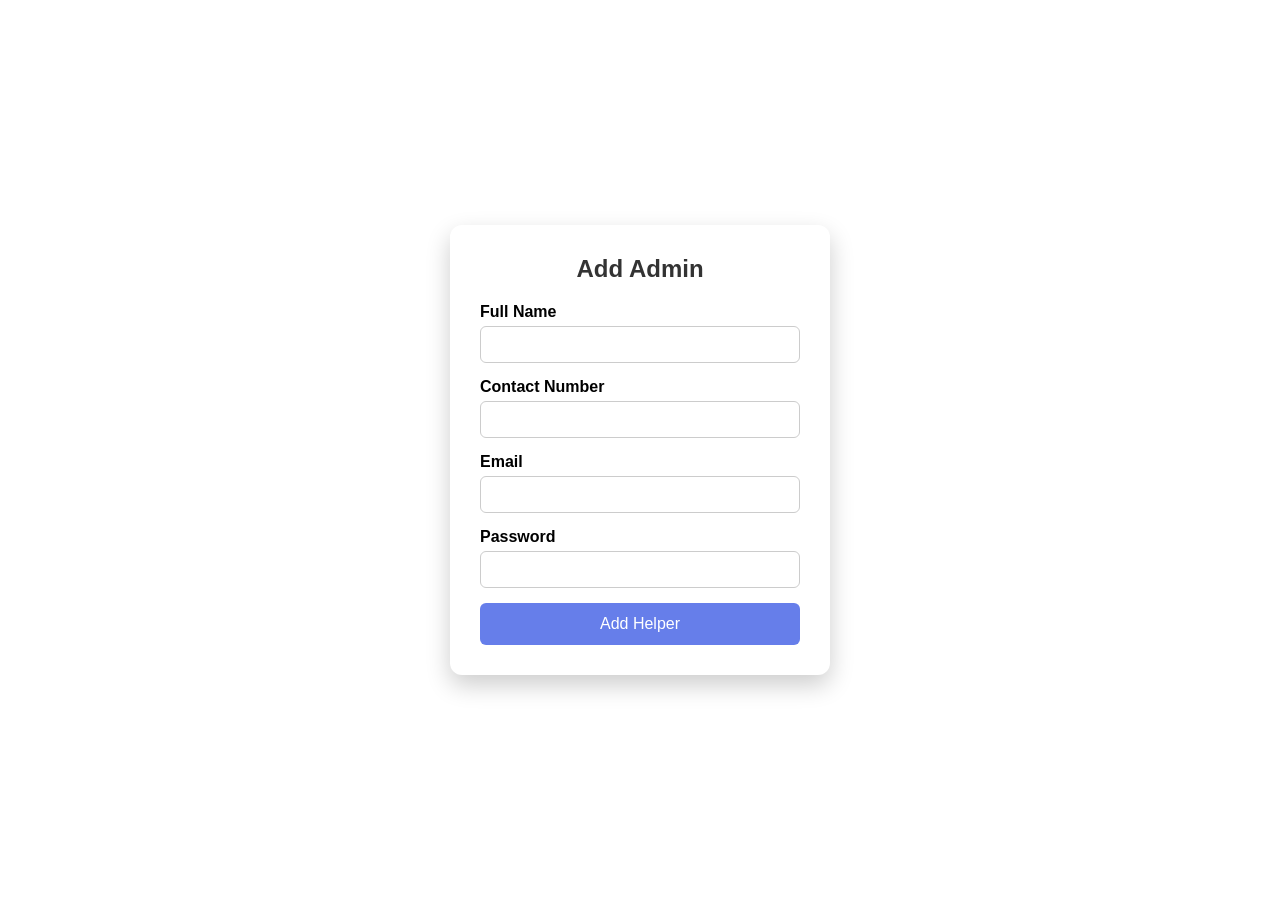
<file: frontend/admin/addadmin.html>
<!DOCTYPE html>
<html lang="en">
<head>
<meta charset="UTF-8">
<meta name="viewport" content="width=device-width, initial-scale=1.0">
<title>Add Admin</title>

<style>
* {
    margin: 0;
    padding: 0;
    box-sizing: border-box;
    font-family: 'Segoe UI', sans-serif;
}

body {
    height: 100vh;
    background: linear-gradient(135deg, #667eea, #764ba2);
    display: flex;
    justify-content: center;
    align-items: center;
    background-image: url('https://imgs.search.brave.com/1wT_P6sA9pmHQu9RBOD2nPjdYcSY1BeQTnW21DSBiMw/rs:fit:860:0:0:0/g:ce/aHR0cHM6Ly9tZWRp/YS5nZXR0eWltYWdl/cy5jb20vaWQvMjAx/Nzg3MTQ1Ni92ZWN0/b3IvYWJzdHJhY3Qt/b3ZlcmxhcC1kYXJr/LWJsdWUtYmFja2dy/b3VuZC13aXRoLWJs/YW5rLXNwYWNlLWRl/c2lnbi5qcGc_cz02/MTJ4NjEyJnc9MCZr/PTIwJmM9SjRPQ2NE/bnBHOGVoTmtQRG5U/NG5jQ3hJeHNBbUlm/NGtiZnhmWXpNNDJL/OD0');
    background-size: 100% 100%;
}

.container {
    background: #fff;
    padding: 30px;
    width: 380px;
    border-radius: 12px;
    box-shadow: 0 10px 25px rgba(0,0,0,0.2);
}

h2 {
    text-align: center;
    margin-bottom: 20px;
    color: #333;
}

.form-group {
    margin-bottom: 15px;
}

.form-group label {
    display: block;
    margin-bottom: 5px;
    font-weight: 600;
}

.form-group input {
    width: 100%;
    padding: 10px;
    border-radius: 6px;
    border: 1px solid #ccc;
    outline: none;
    transition: 0.3s;
}

.form-group input:focus {
    border-color: #667eea;
}

.error {
    color: red;
    font-size: 12px;
    margin-top: 3px;
}

.success-border {
    border-color: green !important;
}

.error-border {
    border-color: red !important;
}

button {
    width: 100%;
    padding: 12px;
    border: none;
    background: #667eea;
    color: white;
    font-size: 16px;
    border-radius: 6px;
    cursor: pointer;
    transition: 0.3s;
}

button:hover {
    background: #5a67d8;
}
</style>
</head>

<body>

<div class="container">
    <h2>Add Admin</h2>

    <!-- Backend Ready Form -->
    <form id="helperForm" action="/CAMPUS-PROBLEM-REPORTER/backend/add_admin.php" method="POST">

        <div class="form-group">
            <label>Full Name</label>
            <input type="text" name="full_name" id="fullName">
            <div class="error" id="fullNameError"></div>
        </div>

        <div class="form-group">
            <label>Contact Number</label>
            <input type="text" name="contact" id="contact">
            <div class="error" id="contactError"></div>
        </div>

        <div class="form-group">
            <label>Email</label>
            <input type="email" name="email" id="email">
            <div class="error" id="emailError"></div>
        </div>

        <div class="form-group">
            <label>Password</label>
            <input type="text" name="password" id="password">
            <div class="error" id="empIdError"></div>
        </div>

        <button type="submit">Add Helper</button>
    </form>
</div>

<script>
const form = document.getElementById("helperForm");

const fullName = document.getElementById("fullName");
const contact = document.getElementById("contact");
const email = document.getElementById("email");
const empId = document.getElementById("empId");

// Validation function
function setValidation(input, condition, errorId, message) {
    const error = document.getElementById(errorId);

    if (!condition) {
        error.textContent = message;
        input.classList.add("error-border");
        input.classList.remove("success-border");
        return false;
    } else {
        error.textContent = "";
        input.classList.remove("error-border");
        input.classList.add("success-border");
        return true;
    }
}

// Real-time validation
fullName.addEventListener("input", () => {
    setValidation(fullName, fullName.value.trim() !== "", "fullNameError", "Full name is required");
});

contact.addEventListener("input", () => {
    setValidation(contact, /^[0-9]{10}$/.test(contact.value), "contactError", "Enter valid 10-digit number");
});

email.addEventListener("input", () => {
    setValidation(email, /^\S+@\S+\.\S+$/.test(email.value), "emailError", "Invalid email");
});

empId.addEventListener("input", () => {
    setValidation(empId, empId.value.trim() !== "", "empIdError", "Employee ID required");
});

// On submit
form.addEventListener("submit", function(e) {
    const valid =
        setValidation(fullName, fullName.value.trim() !== "", "fullNameError", "Full name is required") &&
        setValidation(contact, /^[0-9]{10}$/.test(contact.value), "contactError", "Enter valid 10-digit number") &&
        setValidation(email, /^\S+@\S+\.\S+$/.test(email.value), "emailError", "Invalid email") &&
        setValidation(empId, empId.value.trim() !== "", "empIdError", "Employee ID required");

    if (!valid) {
        e.preventDefault();
    }
});
</script>

</body>
</html>
</file>
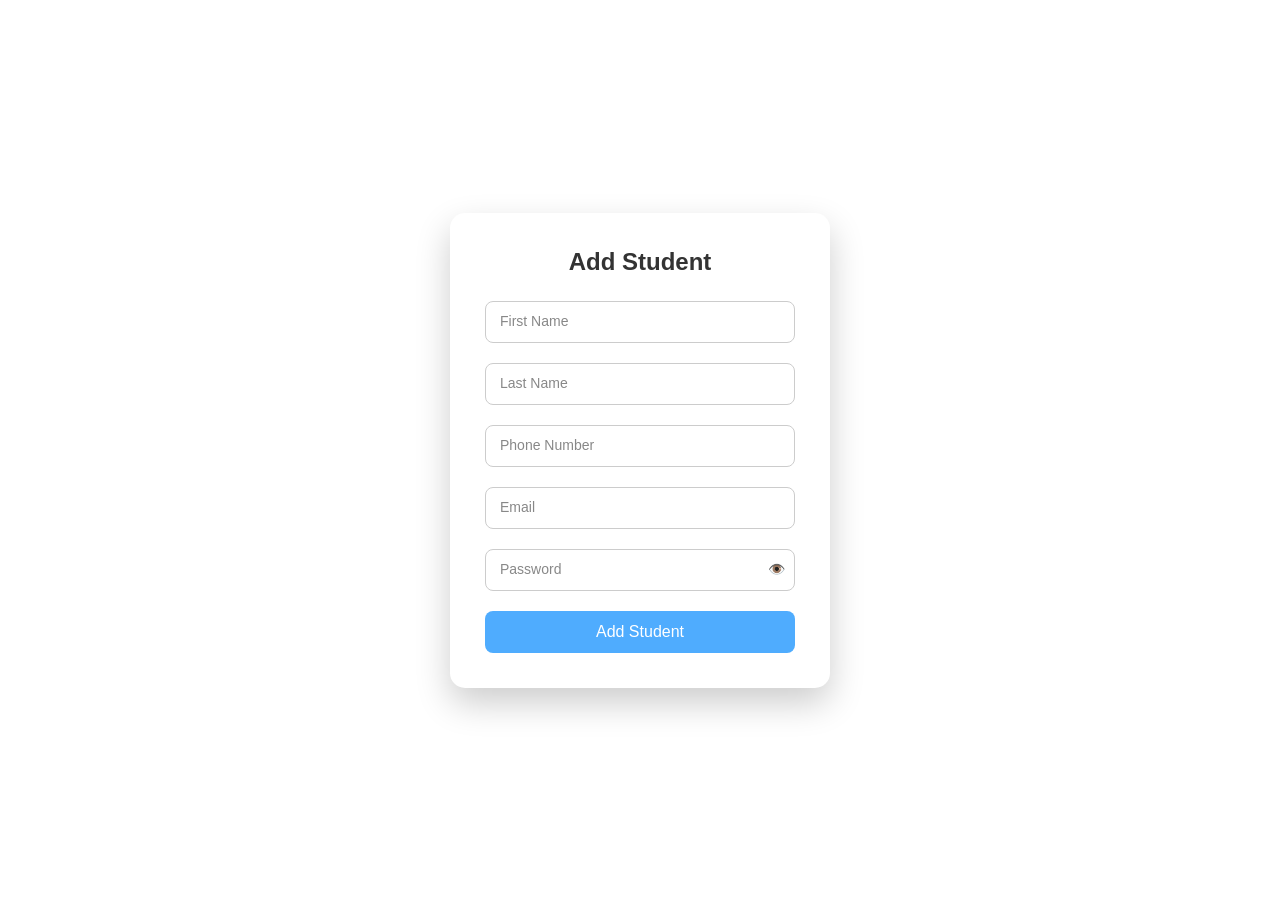
<file: frontend/admin/addstudent.html>
<!DOCTYPE html>
<html lang="en">
<head>
<meta charset="UTF-8">
<meta name="viewport" content="width=device-width, initial-scale=1.0">
<title>Add Student</title>

<style>
* {
    margin: 0;
    padding: 0;
    box-sizing: border-box;
    font-family: 'Segoe UI', sans-serif;
}

body {
    height: 100vh;
    background: linear-gradient(135deg, #4facfe, #00f2fe);
    display: flex;
    justify-content: center;
    align-items: center;
    background-image: url('https://imgs.search.brave.com/1wT_P6sA9pmHQu9RBOD2nPjdYcSY1BeQTnW21DSBiMw/rs:fit:860:0:0:0/g:ce/aHR0cHM6Ly9tZWRp/YS5nZXR0eWltYWdl/cy5jb20vaWQvMjAx/Nzg3MTQ1Ni92ZWN0/b3IvYWJzdHJhY3Qt/b3ZlcmxhcC1kYXJr/LWJsdWUtYmFja2dy/b3VuZC13aXRoLWJs/YW5rLXNwYWNlLWRl/c2lnbi5qcGc_cz02/MTJ4NjEyJnc9MCZr/PTIwJmM9SjRPQ2NE/bnBHOGVoTmtQRG5U/NG5jQ3hJeHNBbUlm/NGtiZnhmWXpNNDJL/OD0');
    background-size: 100% 100%;
}

.container {
    background: #fff;
    padding: 35px;
    width: 380px;
    border-radius: 15px;
    box-shadow: 0 15px 35px rgba(0,0,0,0.2);
    animation: fadeIn 0.6s ease;
}

@keyframes fadeIn {
    from {opacity:0; transform: translateY(20px);}
    to {opacity:1; transform: translateY(0);}
}

h2 {
    text-align: center;
    margin-bottom: 25px;
    color: #333;
}

.form-group {
    position: relative;
    margin-bottom: 20px;
}

.form-group input {
    width: 100%;
    padding: 12px 10px;
    border: 1px solid #ccc;
    border-radius: 8px;
    outline: none;
    font-size: 14px;
    transition: 0.3s;
}

.form-group label {
    position: absolute;
    top: 12px;
    left: 10px;
    color: #888;
    font-size: 14px;
    pointer-events: none;
    transition: 0.3s;
    background: #fff;
    padding: 0 5px;
}

.form-group input:focus,
.form-group input:not(:placeholder-shown) {
    border-color: #4facfe;
}

.form-group input:focus + label,
.form-group input:not(:placeholder-shown) + label {
    top: -8px;
    font-size: 12px;
    color: #4facfe;
}

.error {
    font-size: 12px;
    color: red;
    margin-top: 4px;
}

.success-border {
    border-color: green !important;
}

.error-border {
    border-color: red !important;
}

.password-toggle {
    position: absolute;
    right: 10px;
    top: 12px;
    cursor: pointer;
    font-size: 14px;
    color: #666;
}

button {
    width: 100%;
    padding: 12px;
    border: none;
    background: #4facfe;
    color: white;
    font-size: 16px;
    border-radius: 8px;
    cursor: pointer;
    transition: 0.3s;
}

button:hover {
    background: #00c6ff;
}

.success-message {
    text-align: center;
    color: green;
    margin-top: 10px;
    display: none;
}
</style>
</head>

<body>

<div class="container">
    <h2>Add Student</h2>

    <form id="form" action="/CAMPUS-PROBLEM-REPORTER/backend/add_student.php" method="POST">

        <div class="form-group">
            <input type="text" name="first_name" id="firstName" placeholder=" " required>
            <label>First Name</label>
            <div class="error" id="firstNameError"></div>
        </div>

        <div class="form-group">
            <input type="text" name="last_name" id="lastName" placeholder=" " required>
            <label>Last Name</label>
            <div class="error" id="lastNameError"></div>
        </div>

        <div class="form-group">
            <input type="text" name="phone" id="phone" placeholder=" " required>
            <label>Phone Number</label>
            <div class="error" id="phoneError"></div>
        </div>

        <div class="form-group">
            <input type="email" name="email" id="email" placeholder=" " required>
            <label>Email</label>
            <div class="error" id="emailError"></div>
        </div>

        <div class="form-group">
            <input type="password" name="password" id="password" placeholder=" " required>
            <label>Password</label>
            <span class="password-toggle" onclick="togglePassword()">👁️</span>
            <div class="error" id="passwordError"></div>
        </div>

        <button type="submit">Add Student</button>
        <div class="success-message" id="successMsg">Form looks good 👍</div>
    </form>
</div>

<script>
const form = document.getElementById("form");

const inputs = {
    firstName: document.getElementById("firstName"),
    lastName: document.getElementById("lastName"),
    phone: document.getElementById("phone"),
    email: document.getElementById("email"),
    password: document.getElementById("password")
};

function validateField(id, condition, message) {
    const input = inputs[id];
    const error = document.getElementById(id + "Error");

    if (!condition) {
        error.textContent = message;
        input.classList.add("error-border");
        input.classList.remove("success-border");
        return false;
    } else {
        error.textContent = "";
        input.classList.remove("error-border");
        input.classList.add("success-border");
        return true;
    }
}

// Real-time validation
inputs.firstName.addEventListener("input", () =>
    validateField("firstName", inputs.firstName.value.trim() !== "", "Required")
);

inputs.lastName.addEventListener("input", () =>
    validateField("lastName", inputs.lastName.value.trim() !== "", "Required")
);

inputs.phone.addEventListener("input", () =>
    validateField("phone", /^[0-9]{10}$/.test(inputs.phone.value), "Enter 10-digit number")
);

inputs.email.addEventListener("input", () =>
    validateField("email", /^\S+@\S+\.\S+$/.test(inputs.email.value), "Invalid email")
);

inputs.password.addEventListener("input", () =>
    validateField("password", inputs.password.value.length >= 6, "Min 6 characters")
);

// Toggle password
function togglePassword() {
    const pass = inputs.password;
    pass.type = pass.type === "password" ? "text" : "password";
}

// Submit validation
form.addEventListener("submit", function(e) {
    const valid =
        validateField("firstName", inputs.firstName.value.trim() !== "", "Required") &&
        validateField("lastName", inputs.lastName.value.trim() !== "", "Required") &&
        validateField("phone", /^[0-9]{10}$/.test(inputs.phone.value), "Enter 10-digit number") &&
        validateField("email", /^\S+@\S+\.\S+$/.test(inputs.email.value), "Invalid email") &&
        validateField("password", inputs.password.value.length >= 6, "Min 6 characters");

    if (!valid) {
        e.preventDefault();
    } else {
        document.getElementById("successMsg").style.display = "block";
    }
});
</script>

</body>
</html>
</file>
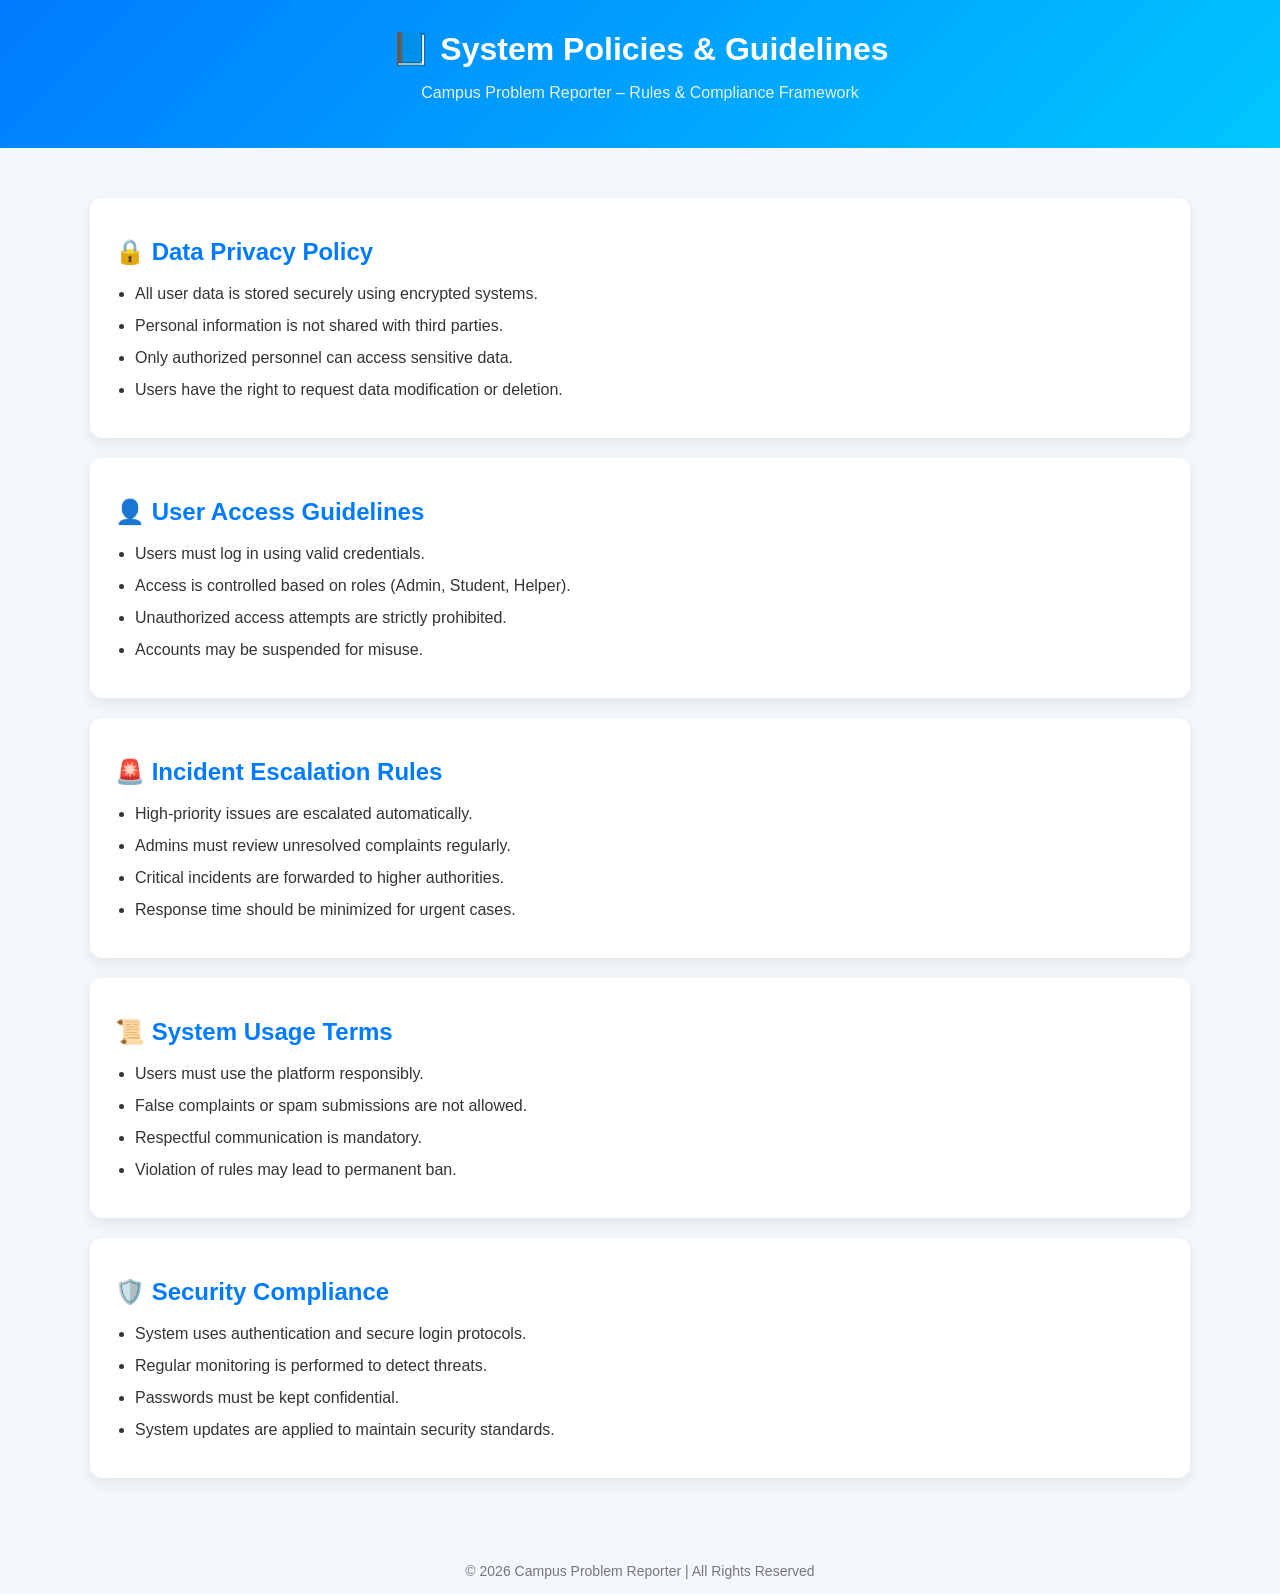
<file: frontend/admin/etc.html>
<!DOCTYPE html>
<html lang="en">
<head>
<meta charset="UTF-8">
<meta name="viewport" content="width=device-width, initial-scale=1.0">
<title>System Policies</title>

<style>
body {
    margin: 0;
    font-family: 'Segoe UI', sans-serif;
    background: #f4f7fb;
    color: #333;
}

/* Header */
.header {
    background: linear-gradient(135deg, #007bff, #00c6ff);
    color: white;
    padding: 30px;
    text-align: center;
}

.header h1 {
    margin: 0;
}

.header p {
    opacity: 0.9;
}

/* Container */
.container {
    max-width: 1100px;
    margin: 30px auto;
    padding: 20px;
}

/* Card */
.card {
    background: white;
    border-radius: 12px;
    padding: 20px 25px;
    margin-bottom: 20px;
    box-shadow: 0 5px 15px rgba(0,0,0,0.08);
    transition: 0.3s;
}

.card:hover {
    transform: translateY(-5px);
}

/* Title */
.card h2 {
    color: #007bff;
    margin-bottom: 10px;
}

/* List */
.card ul {
    padding-left: 20px;
}

.card ul li {
    margin-bottom: 8px;
    line-height: 1.5;
}

/* Footer */
.footer {
    text-align: center;
    padding: 15px;
    font-size: 14px;
    color: #777;
}
</style>
</head>

<body>

<div class="header">
    <h1>📘 System Policies & Guidelines</h1>
    <p>Campus Problem Reporter – Rules & Compliance Framework</p>
</div>

<div class="container">

    <!-- Data Privacy -->
    <div class="card">
        <h2>🔒 Data Privacy Policy</h2>
        <ul>
            <li>All user data is stored securely using encrypted systems.</li>
            <li>Personal information is not shared with third parties.</li>
            <li>Only authorized personnel can access sensitive data.</li>
            <li>Users have the right to request data modification or deletion.</li>
        </ul>
    </div>

    <!-- User Access -->
    <div class="card">
        <h2>👤 User Access Guidelines</h2>
        <ul>
            <li>Users must log in using valid credentials.</li>
            <li>Access is controlled based on roles (Admin, Student, Helper).</li>
            <li>Unauthorized access attempts are strictly prohibited.</li>
            <li>Accounts may be suspended for misuse.</li>
        </ul>
    </div>

    <!-- Escalation -->
    <div class="card">
        <h2>🚨 Incident Escalation Rules</h2>
        <ul>
            <li>High-priority issues are escalated automatically.</li>
            <li>Admins must review unresolved complaints regularly.</li>
            <li>Critical incidents are forwarded to higher authorities.</li>
            <li>Response time should be minimized for urgent cases.</li>
        </ul>
    </div>

    <!-- Usage Terms -->
    <div class="card">
        <h2>📜 System Usage Terms</h2>
        <ul>
            <li>Users must use the platform responsibly.</li>
            <li>False complaints or spam submissions are not allowed.</li>
            <li>Respectful communication is mandatory.</li>
            <li>Violation of rules may lead to permanent ban.</li>
        </ul>
    </div>

    <!-- Security -->
    <div class="card">
        <h2>🛡️ Security Compliance</h2>
        <ul>
            <li>System uses authentication and secure login protocols.</li>
            <li>Regular monitoring is performed to detect threats.</li>
            <li>Passwords must be kept confidential.</li>
            <li>System updates are applied to maintain security standards.</li>
        </ul>
    </div>

</div>

<div class="footer">
    © 2026 Campus Problem Reporter | All Rights Reserved
</div>

</body>
</html>
</file>
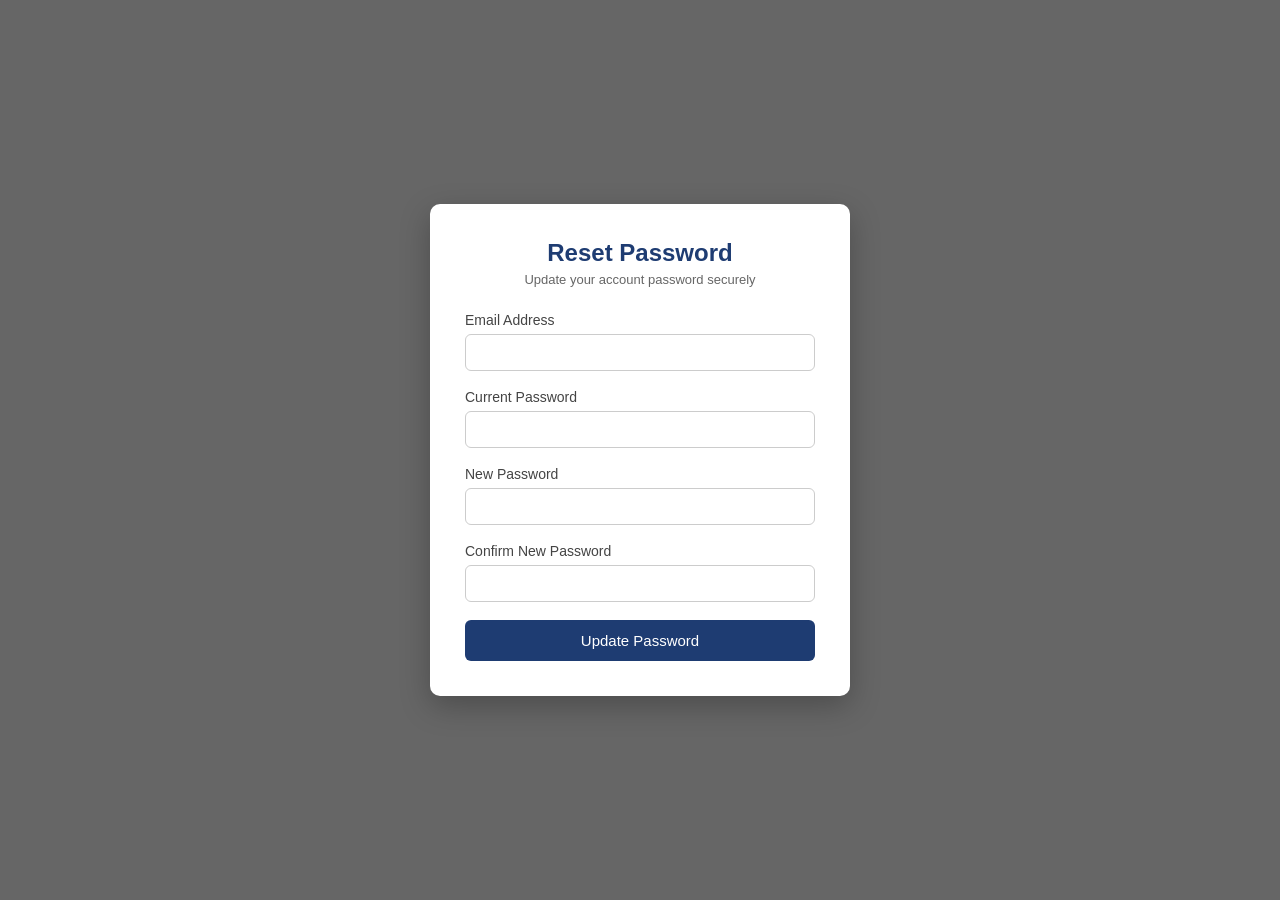
<file: frontend/loginpages/forgot-password.html>
<!DOCTYPE html>
<html>
<head>
    <title>Reset Password | Campus Incident System</title>
    <link rel="stylesheet" href="forgot-password.css">
</head>
<body>

<div class="main-container">

    <div class="reset-card">

        <h2>Reset Password</h2>
        <p class="subtitle">Update your account password securely</p>

    <form action="/CAMPUS-PROBLEM-REPORTER/backend/reset_password.php" method="POST">
        <div class="form-group">
            <label>Email Address</label>
            <input type="email" name="email" required>
        </div>

        <div class="form-group">
            <label>Current Password</label>
            <input type="password" name="current_password" required>
        </div>

        <div class="form-group">
            <label>New Password</label>
            <input type="password" name="new_password" required>
        </div>

        <div class="form-group">
            <label>Confirm New Password</label>
            <input type="password" name="confirm_password" required>
        </div>

        <button type="submit" class="reset-btn">Update Password</button>
    </form>

    </div>

</div>

<script src="forgot-password.js"></script>
</body>
</html>
</file>
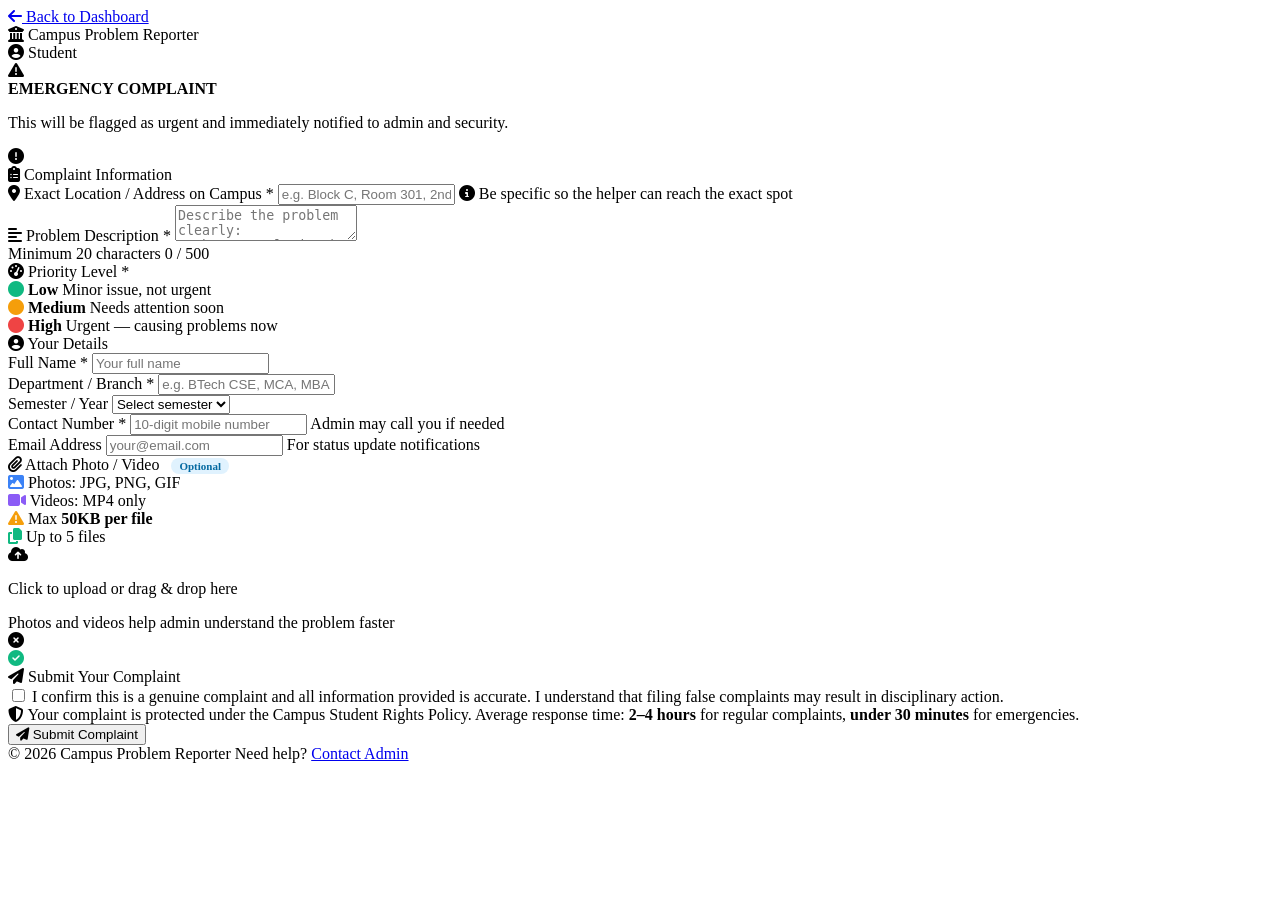
<file: frontend/student/complaint-from.html>
<!DOCTYPE html>
<html lang="en">
<head>
    <meta charset="UTF-8">
    <meta name="viewport" content="width=device-width, initial-scale=1.0">
    <title>Submit Complaint — Campus Problem Reporter</title>
    <link rel="stylesheet" href="https://cdnjs.cloudflare.com/ajax/libs/font-awesome/6.5.1/css/all.min.css">
    <link rel="stylesheet" href="http://localhost/CAMPUS-PROBLEM-REPORTER/frontend/student/complaint_form.css">
</head>
<body>

<form action="/campus-problem-reporter/backend/submit_complaint.php" 
      method="POST" 
      enctype="multipart/form-data">
<!-- TOP BAR -->
<div class="top-bar">
    <div class="top-bar-left">
        <a href="http://localhost/CAMPUS-PROBLEM-REPORTER/frontend/student/student-dashboard.html?#section-title" class="back-btn">
            <i class="fa fa-arrow-left"></i> Back to Dashboard
        </a>
        <div class="portal-name">
            <i class="fa fa-university"></i>
            Campus Problem Reporter
        </div>
    </div>
    <div class="top-bar-right">
        <span class="student-badge">
            <i class="fa fa-user-circle"></i>
            <span id="topStudentName">Student</span>
        </span>
        <span class="id-badge" id="topStudentId"></span>
    </div>
</div>

<!-- EMERGENCY BANNER -->
<div class="emergency-banner" id="emergencyBanner">
    <div class="emergency-banner-inner">
        <i class="fa fa-exclamation-triangle fa-pulse"></i>
        <div>
            <strong>EMERGENCY COMPLAINT</strong>
            <p>This will be flagged as urgent and immediately notified to admin and security.</p>
        </div>
    </div>
</div>

<!-- PAGE WRAPPER -->
<div class="page-wrapper">

    <!-- MAIN FORM -->
    <div id="mainForm">

        <!-- ALERT BOX -->
        <div class="form-alert" id="formAlert">
            <i class="fa fa-exclamation-circle"></i>
            <span id="formAlertText"></span>
        </div>

        <!-- ===== SECTION 1: COMPLAINT INFO ===== -->
        <div class="section-card">
            <div class="section-title">
                <i class="fa fa-clipboard-list"></i>
                Complaint Information
            </div>

            <!-- Location -->
            <div class="form-group">
                <label>
                    <i class="fa fa-map-marker-alt"></i>
                    Exact Location / Address on Campus
                    <span class="req">*</span>
                </label>
                <input type="text" id="f_location" name="location"
                       placeholder="e.g. Block C, Room 301, 2nd Floor — Near staircase">
                <span class="hint">
                    <i class="fa fa-info-circle"></i>
                    Be specific so the helper can reach the exact spot
                </span>
            </div>

            <!-- Description -->
            <div class="form-group">
                <label>
                    <i class="fa fa-align-left"></i>
                    Problem Description <span class="req">*</span>
                </label>
                <textarea id="f_description" name="description"
                          placeholder="Describe the problem clearly:
- What exactly is the issue?
- When did it start?
- How many students / people are affected?
- Any safety risk involved?"></textarea>
                <div class="char-row">
                    <span class="hint">Minimum 20 characters</span>
                    <span class="char-count" id="charCount">0 / 500</span>
                </div>
            </div>

            <!-- Priority -->
            <div class="form-group">
                <label>
                    <i class="fa fa-tachometer-alt"></i>
                    Priority Level <span class="req">*</span>
                </label>
                <div class="priority-grid">
                    <div class="priority-card" data-val="low" onclick="setPriority('low')">
                        <i class="fa fa-circle" style="color:#10b981"></i>
                        <strong>Low</strong>
                        <span>Minor issue, not urgent</span>
                    </div>
                    <div class="priority-card selected" data-val="medium" onclick="setPriority('medium')">
                        <i class="fa fa-circle" style="color:#f59e0b"></i>
                        <strong>Medium</strong>
                        <span>Needs attention soon</span>
                    </div>
                    <div class="priority-card" data-val="high" onclick="setPriority('high')">
                        <i class="fa fa-circle" style="color:#ef4444"></i>
                        <strong>High</strong>
                        <span>Urgent — causing problems now</span>
                    </div>
                </div>
                <input type="hidden" id="f_priority" value="medium" name="priority">
            </div>


        <!-- ===== SECTION 2: STUDENT DETAILS ===== -->
        <div class="section-card">
            <div class="section-title">
                <i class="fa fa-user-circle"></i>
                Your Details
            </div>

            <div class="form-row">
                <div class="form-group">
                    <label>Full Name <span class="req">*</span></label>
                    <input type="text" id="f_name" placeholder="Your full name" name="name">
                </div>
            </div>

            <div class="form-row">
                <div class="form-group">
                    <label>Department / Branch <span class="req">*</span></label>
                    <input type="text" id="f_studentDept" placeholder="e.g. BTech CSE, MCA, MBA" name="department">
                    <input type="hidden" id="f_category" value="General">
                </div>
                <div class="form-group">
                    <label>Semester / Year</label>
                    <select id="f_semester" name="semester">
                        <option value="">Select semester</option>
                        <option>1st Semester</option>
                        <option>2nd Semester</option>
                        <option>3rd Semester</option>
                        <option>4th Semester</option>
                        <option>5th Semester</option>
                        <option>6th Semester</option>
                        <option>7th Semester</option>
                        <option>8th Semester</option>
                    </select>
                </div>
            </div>

            <div class="form-row">
                <div class="form-group">
                    <label>Contact Number <span class="req">*</span></label>
                    <input type="tel" id="f_contact" name="contact"
                           placeholder="10-digit mobile number" maxlength="10">
                    <span class="hint">Admin may call you if needed</span>
                </div>
                <div class="form-group">
                    <label>Email Address</label>
                    <input type="email" id="f_email" placeholder="your@email.com" name="email">
                    <span class="hint">For status update notifications</span>
                </div>
            </div>

        <!-- ===== SECTION 3: MEDIA UPLOAD ===== -->
        <div class="section-card">
            <div class="section-title">
                <i class="fa fa-paperclip"></i>
                Attach Photo / Video
                <span style="font-size:11px;background:#e0f2fe;color:#0369a1;padding:2px 8px;border-radius:8px;font-weight:600;margin-left:8px;">Optional</span>
            </div>

            <div class="upload-info-bar">
                <div class="info-chip">
                    <i class="fa fa-image" style="color:#3b82f6"></i> Photos: JPG, PNG, GIF
                </div>
                <div class="info-chip">
                    <i class="fa fa-video" style="color:#8b5cf6"></i> Videos: MP4 only
                </div>
                <div class="info-chip warn-chip">
                    <i class="fa fa-exclamation-triangle" style="color:#f59e0b"></i>
                    Max <strong>50KB per file</strong>
                </div>
                <div class="info-chip">
                    <i class="fa fa-copy" style="color:#10b981"></i> Up to 5 files
                </div>
            </div>

            <div class="drop-zone" id="dropZone"
                 onclick="document.getElementById('f_media').click()"
                 ondragover="onDragOver(event)"
                 ondragleave="onDragLeave(event)"
                 ondrop="onDrop(event)">
                <div class="drop-inner">
                    <i class="fa fa-cloud-upload-alt"></i>
                    <p>Click to upload or drag &amp; drop here</p>
                    <span>Photos and videos help admin understand the problem faster</span>
                </div>
            </div>

            <input type="file" id="f_media" name="media[]" 
                   accept="image/jpeg,image/png,image/gif,video/mp4"
                   multiple style="display:none"
                   onchange="onFileSelect(this)">

            <div class="size-error" id="sizeError">
                <i class="fa fa-times-circle"></i>
                <span id="sizeErrorText"></span>
            </div>

            <div class="preview-grid" id="previewGrid"></div>

            <div class="file-summary" id="fileSummary">
                <i class="fa fa-check-circle" style="color:#10b981"></i>
                <span id="fileSummaryText"></span>
            </div>
        </div>

        <!-- ===== SECTION 4: DECLARATION & SUBMIT ===== -->
        <div class="section-card">
            <div class="section-title">
                <i class="fa fa-paper-plane"></i>
                Submit Your Complaint
            </div>

            <div class="declaration-box">
                <label class="declaration-label">
                    <input type="checkbox" id="f_declaration">
                    <span>
                        I confirm this is a genuine complaint and all information
                        provided is accurate. I understand that filing false complaints
                        may result in disciplinary action.
                    </span>
                </label>
            </div>

            <div class="terms-note">
                <i class="fa fa-shield-alt"></i>
                Your complaint is protected under the Campus Student Rights Policy.
                Average response time: <strong>2–4 hours</strong> for regular complaints,
                <strong>under 30 minutes</strong> for emergencies.
            </div>

            <div class="submit-wrap">
                <button type="submit" class="btn-submit">
                    <i class="fa fa-paper-plane"></i> Submit Complaint
                </button>
            </div>
        </div>

    </div>

    
</div>

<div class="form-footer">
    <span>&copy; 2026 Campus Problem Reporter</span>
    <span>Need help? <a href="/frontend/student/student-dashboard.html">Contact Admin</a></span>
</div>

</div>
</div>
</form>
<script src="http://localhost/CAMPUS-PROBLEM-REPORTER/frontend/student/complaint_form.js"></script>

</body>
</html>
</file>
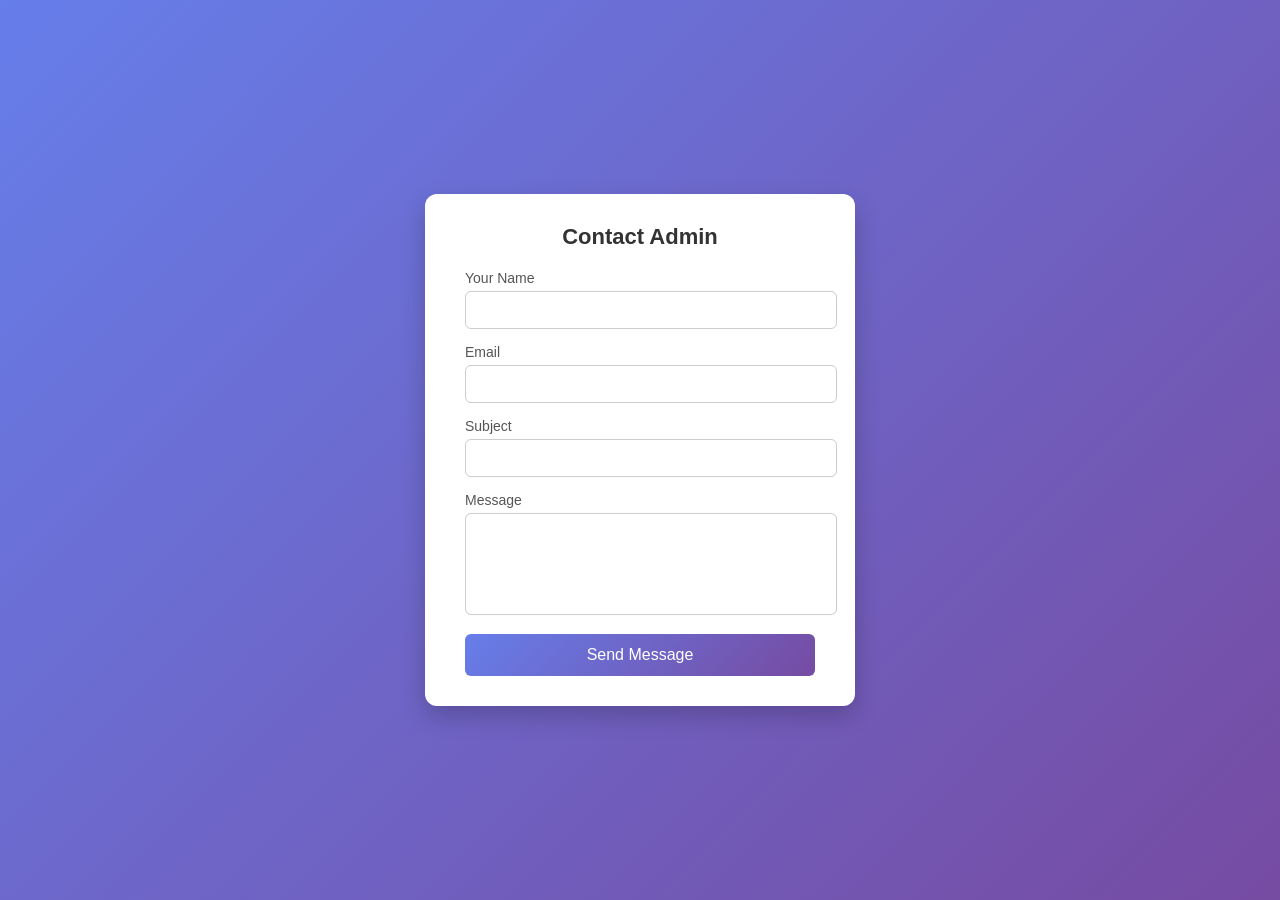
<file: frontend/student/contact.html>
<!DOCTYPE html>
<html lang="en">
<head>
    <meta charset="UTF-8">
    <meta name="viewport" content="width=device-width, initial-scale=1.0">
    <title>Contact Admin</title>
    <style>
        body {
    margin: 0;
    padding: 0;
    font-family: 'Segoe UI', sans-serif;
    background: linear-gradient(135deg, #667eea, #764ba2);
    height: 100vh;
    display: flex;
    justify-content: center;
    align-items: center;
}

/* Form Container */
form {
    background: #ffffff;
    padding: 30px 40px;
    border-radius: 12px;
    width: 350px;
    box-shadow: 0 10px 25px rgba(0,0,0,0.2);
    animation: fadeIn 0.6s ease-in-out;
}

/* Title */
form::before {
    content: "Contact Admin";
    display: block;
    font-size: 22px;
    font-weight: bold;
    margin-bottom: 20px;
    text-align: center;
    color: #333;
}

/* Form Groups */
.form-group {
    margin-bottom: 15px;
}

/* Labels */
label {
    display: block;
    margin-bottom: 5px;
    font-size: 14px;
    color: #555;
}

/* Inputs & Textarea */
input, textarea {
    width: 100%;
    padding: 10px;
    border-radius: 6px;
    border: 1px solid #ccc;
    font-size: 14px;
    transition: 0.3s;
}

input:focus, textarea:focus {
    border-color: #667eea;
    outline: none;
    box-shadow: 0 0 5px rgba(102,126,234,0.5);
}

/* Textarea height */
textarea {
    resize: none;
    height: 80px;
}

/* Button */
button {
    width: 100%;
    padding: 12px;
    background: linear-gradient(135deg, #667eea, #764ba2);
    border: none;
    color: white;
    font-size: 16px;
    border-radius: 6px;
    cursor: pointer;
    transition: 0.3s;
}

button:hover {
    background: linear-gradient(135deg, #5a6fd1, #6a3fa0);
    transform: scale(1.03);
}

/* Animation */
@keyframes fadeIn {
    from {
        opacity: 0;
        transform: translateY(20px);
    }
    to {
        opacity: 1;
        transform: translateY(0);
    }
}
    </style>
</head>
<body>
    <form action="../../backend/submit_contact.php" method="POST">

    <div class="form-group">
        <label>Your Name</label>
        <input type="text" name="name" required>
    </div>

    <div class="form-group">
        <label>Email</label>
        <input type="email" name="email" required>
    </div>

    <div class="form-group">
        <label>Subject</label>
        <input type="text" name="subject" required>
    </div>

    <div class="form-group">
        <label>Message</label>
        <textarea name="message" required></textarea>
    </div>

    <button type="submit">Send Message</button>

</form>
</body>
</html>
</file>
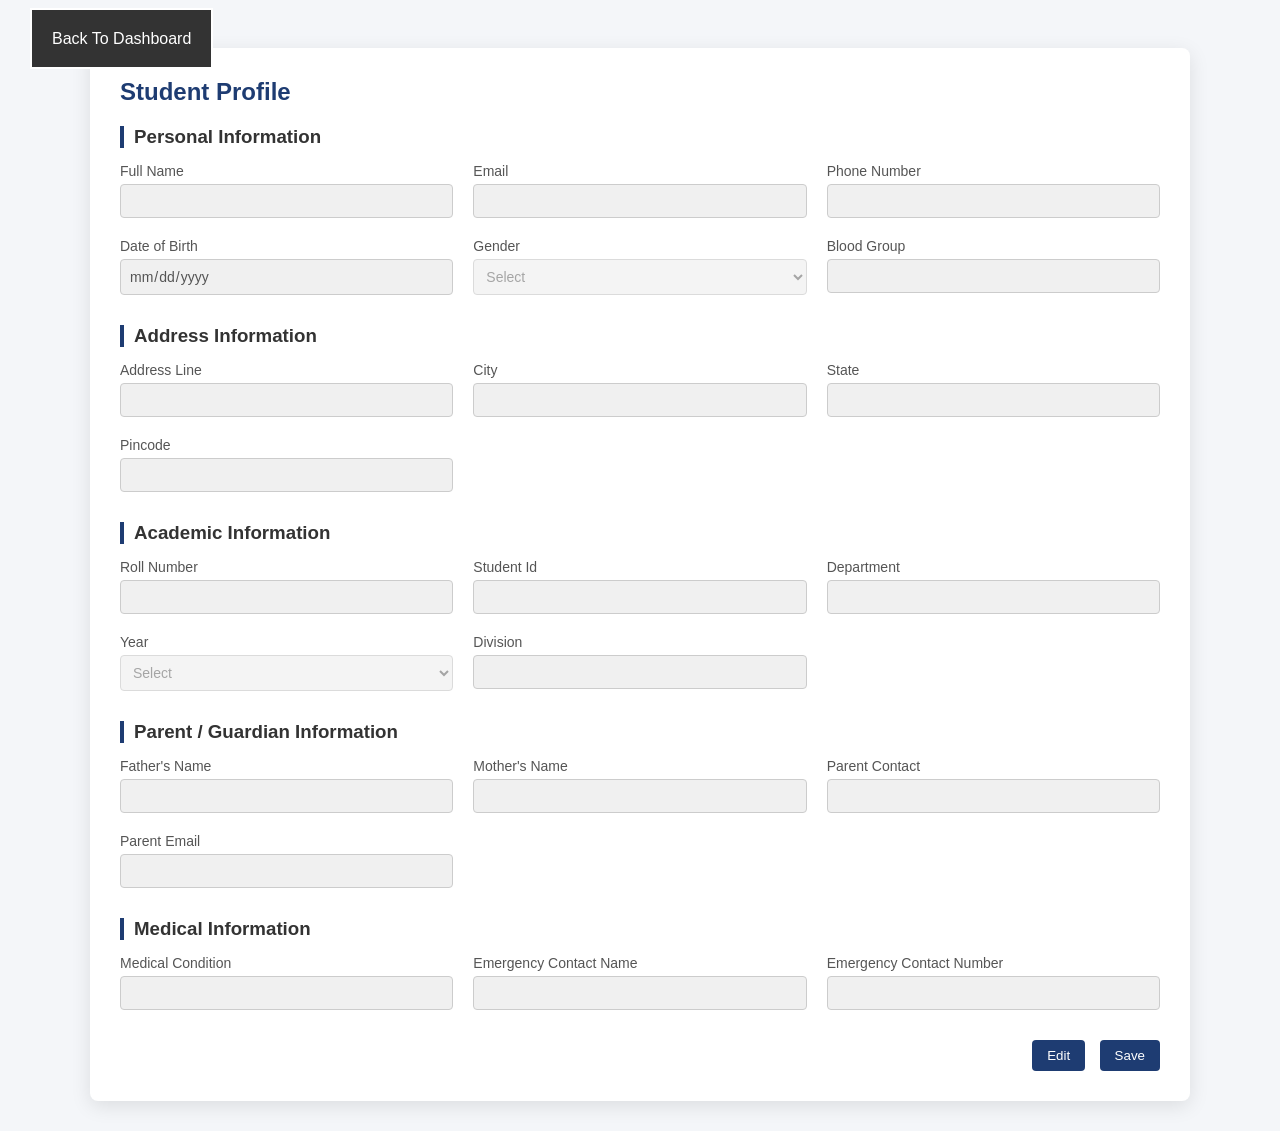
<file: frontend/student/student-profile.html>
<!DOCTYPE html>
<html>
<head>
    <title>Student Profile</title>
    <link rel="stylesheet" href="student-profile.css">
</head>
<body>

   <a href="/frontend/student/student-dashboard.html" id="one">Back To Dashboard</a>

<div class="profile-container">


    <h2>Student Profile</h2>

    <form id="profileForm">

        <!-- ===== Personal Information ===== -->
        <div class="section">
            <h3>Personal Information</h3>

            <div class="grid">
                <div class="input-group">
                    <label>Full Name</label>
                    <input type="text" id="fullName">
                </div>

                <div class="input-group">
                    <label>Email</label>
                    <input type="email" id="email">
                </div>

                <div class="input-group">
                    <label>Phone Number</label>
                    <input type="text" id="phone">
                </div>

                <div class="input-group">
                    <label>Date of Birth</label>
                    <input type="date" id="dob">
                </div>

                <div class="input-group">
                    <label>Gender</label>
                    <select id="gender">
                        <option value="">Select</option>
                        <option>Male</option>
                        <option>Female</option>
                        <option>Other</option>
                    </select>
                </div>

                <div class="input-group">
                    <label>Blood Group</label>
                    <input type="text" id="bloodGroup">
                </div>
            </div>
        </div>

        <!-- ===== Address Information ===== -->
        <div class="section">
            <h3>Address Information</h3>

            <div class="grid">
                <div class="input-group">
                    <label>Address Line</label>
                    <input type="text" id="address">
                </div>

                <div class="input-group">
                    <label>City</label>
                    <input type="text" id="city">
                </div>

                <div class="input-group">
                    <label>State</label>
                    <input type="text" id="state">
                </div>

                <div class="input-group">
                    <label>Pincode</label>
                    <input type="text" id="pincode">
                </div>
            </div>
        </div>

        <!-- ===== Academic Information ===== -->
        <div class="section">
            <h3>Academic Information</h3>

            <div class="grid">
                <div class="input-group">
                    <label>Roll Number</label>
                    <input type="text" id="rollNo">
                </div>

                <div class="input-group">
                    <label>Student Id</label>
                    <input type="text" id="rollNo">
                </div>

                <div class="input-group">
                    <label>Department</label>
                    <input type="text" id="department">
                </div>

                <div class="input-group">
                    <label>Year</label>
                    <select id="year">
                        <option value="">Select</option>
                        <option>FY</option>
                        <option>SY</option>
                        <option>TY</option>
                        <option>Final Year</option>
                    </select>
                </div>

                <div class="input-group">
                    <label>Division</label>
                    <input type="text" id="division">
                </div>
            </div>
        </div>

        <!-- ===== Parent Information ===== -->
        <div class="section">
            <h3>Parent / Guardian Information</h3>

            <div class="grid">
                <div class="input-group">
                    <label>Father's Name</label>
                    <input type="text" id="fatherName">
                </div>

                <div class="input-group">
                    <label>Mother's Name</label>
                    <input type="text" id="motherName">
                </div>

                <div class="input-group">
                    <label>Parent Contact</label>
                    <input type="text" id="parentContact">
                </div>

                <div class="input-group">
                    <label>Parent Email</label>
                    <input type="email" id="parentEmail">
                </div>
            </div>
        </div>

        <!-- ===== Medical Information ===== -->
        <div class="section">
            <h3>Medical Information</h3>

            <div class="grid">
                <div class="input-group">
                    <label>Medical Condition</label>
                    <input type="text" id="medicalCondition">
                </div>

                <div class="input-group">
                    <label>Emergency Contact Name</label>
                    <input type="text" id="emergencyName">
                </div>

                <div class="input-group">
                    <label>Emergency Contact Number</label>
                    <input type="text" id="emergencyContact">
                </div>
            </div>
        </div>

        <!-- Buttons -->
        <div class="button-group">
            <button type="button" id="editBtn">Edit</button>
            <button type="button" id="saveBtn">Save</button>
        </div>

    </form>
</div>

<script src="student-profile.js"></script>
</body>
</html>
</file>
<file: frontend/loginpages/forgot-password.css>
*{
    margin:0;
    padding:0;
    box-sizing:border-box;
    font-family:'Segoe UI', sans-serif;
}

body{
    height:100vh;
    background-image: url('https://imgs.search.brave.com/1wT_P6sA9pmHQu9RBOD2nPjdYcSY1BeQTnW21DSBiMw/rs:fit:860:0:0:0/g:ce/aHR0cHM6Ly9tZWRp/YS5nZXR0eWltYWdl/cy5jb20vaWQvMjAx/Nzg3MTQ1Ni92ZWN0/b3IvYWJzdHJhY3Qt/b3ZlcmxhcC1kYXJr/LWJsdWUtYmFja2dy/b3VuZC13aXRoLWJs/YW5rLXNwYWNlLWRl/c2lnbi5qcGc_cz02/MTJ4NjEyJnc9MCZr/PTIwJmM9SjRPQ2NE/bnBHOGVoTmtQRG5U/NG5jQ3hJeHNBbUlm/NGtiZnhmWXpNNDJL/OD0');
    background-size:cover;
    background-position:center;
    display:flex;
    justify-content:center;
    align-items:center;
}

/* Dark overlay */
body::before{
    content:"";
    position:absolute;
    width:100%;
    height:100%;
    background:rgba(0,0,0,0.6);
    z-index:0;
}

.main-container{
    position:relative;
    z-index:2;
}

/* Card */
.reset-card{
    width:420px;
    background:white;
    padding:35px;
    border-radius:10px;
    box-shadow:0 10px 30px rgba(0,0,0,0.25);
}

.reset-card h2{
    text-align:center;
    margin-bottom:5px;
    color:#1e3c72;
}

.subtitle{
    text-align:center;
    font-size:13px;
    color:#666;
    margin-bottom:25px;
}

/* Form */
.form-group{
    margin-bottom:18px;
}

.form-group label{
    font-size:14px;
    display:block;
    margin-bottom:6px;
    color:#444;
}

.form-group input{
    width:100%;
    padding:10px;
    border:1px solid #ccc;
    border-radius:6px;
    outline:none;
}

.form-group input:focus{
    border-color:#1e3c72;
}

/* Password field with toggle */
.password-field{
    position:relative;
}

.password-field .toggle{
    position:absolute;
    right:12px;
    top:10px;
    cursor:pointer;
    font-size:14px;
}

/* Button */
.reset-btn{
    width:100%;
    padding:12px;
    background:#1e3c72;
    color:white;
    border:none;
    border-radius:6px;
    cursor:pointer;
    font-size:15px;
}

.reset-btn:hover{
    background:#2a5298;
}

/* Back link */
.back-link{
    display:block;
    text-align:center;
    margin-top:15px;
    font-size:13px;
    color:#555;
    text-decoration:none;
}

/* Responsive */
@media(max-width:500px){
    .reset-card{
        width:90%;
        padding:25px;
    }
}
</file>
<file: frontend/student/student-profile.css>
*{
    margin:0;
    padding:0;
    box-sizing:border-box;
    font-family:'Segoe UI', sans-serif;
}

body{
    background:#f4f6f9;
    padding:30px;
}

#one{
    height: 100px;
    padding: 20px;
    background-color: #333;
    color: white;
    border: solid 2px white;
    text-decoration: none;
}
.profile-container{
    max-width:1100px;
    margin:auto;
    background:white;
    padding:30px;
    border-radius:8px;
    box-shadow:0 5px 20px rgba(0,0,0,0.1);
}

h2{
    margin-bottom:20px;
    color:#1e3c72;
}

.section{
    margin-bottom:30px;
}

.section h3{
    margin-bottom:15px;
    border-left:4px solid #1e3c72;
    padding-left:10px;
    color:#333;
}

.grid{
    display:grid;
    grid-template-columns:repeat(auto-fit, minmax(250px, 1fr));
    gap:20px;
}

.input-group{
    display:flex;
    flex-direction:column;
}

.input-group label{
    margin-bottom:5px;
    font-size:14px;
    color:#555;
}

.input-group input,
.input-group select{
    padding:8px;
    border:1px solid #ccc;
    border-radius:4px;
    font-size:14px;
}

input:disabled,
select:disabled{
    background:#f0f0f0;
}

.button-group{
    text-align:right;
}

button{
    padding:8px 15px;
    border:none;
    border-radius:4px;
    cursor:pointer;
    margin-left:10px;
}

#editBtn{
    background:#1e3c72;
    color:white;
}

#saveBtn{
    background:#1e3c72;
    color:white;
}
</file>
